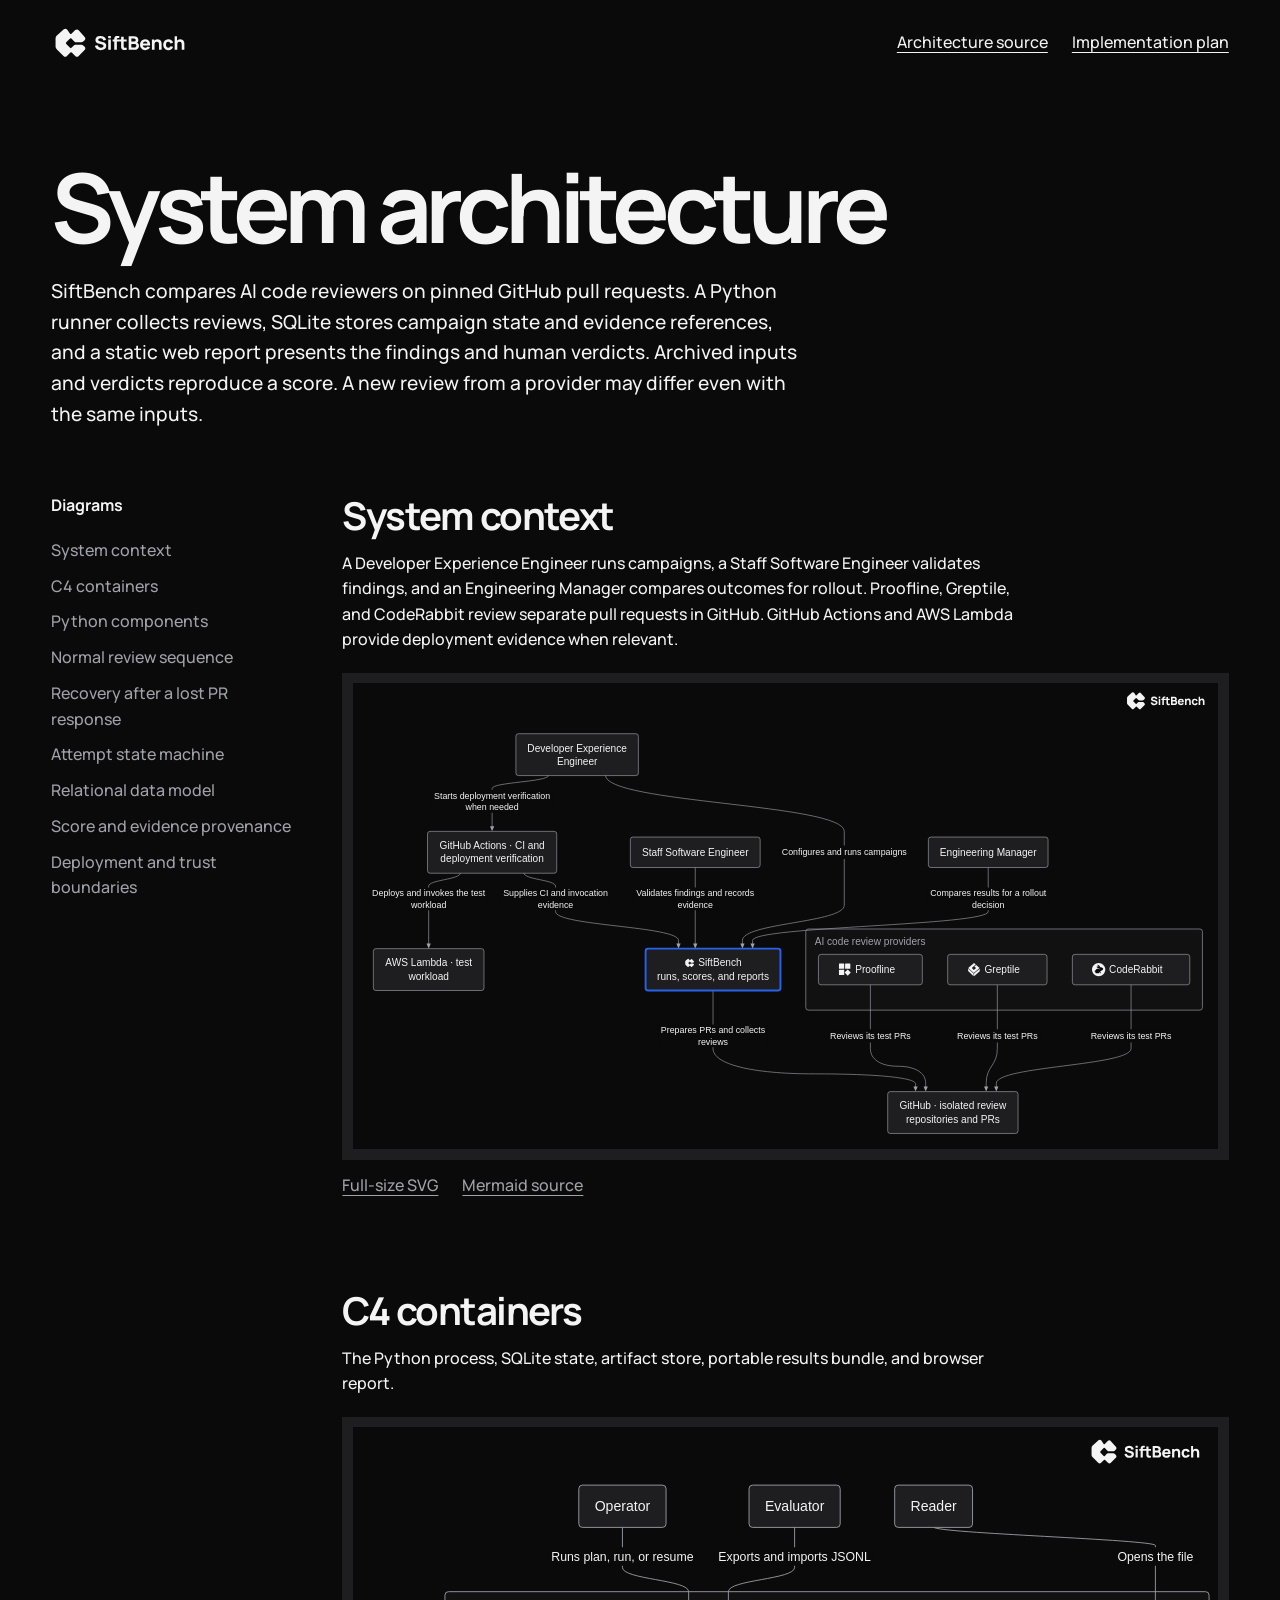
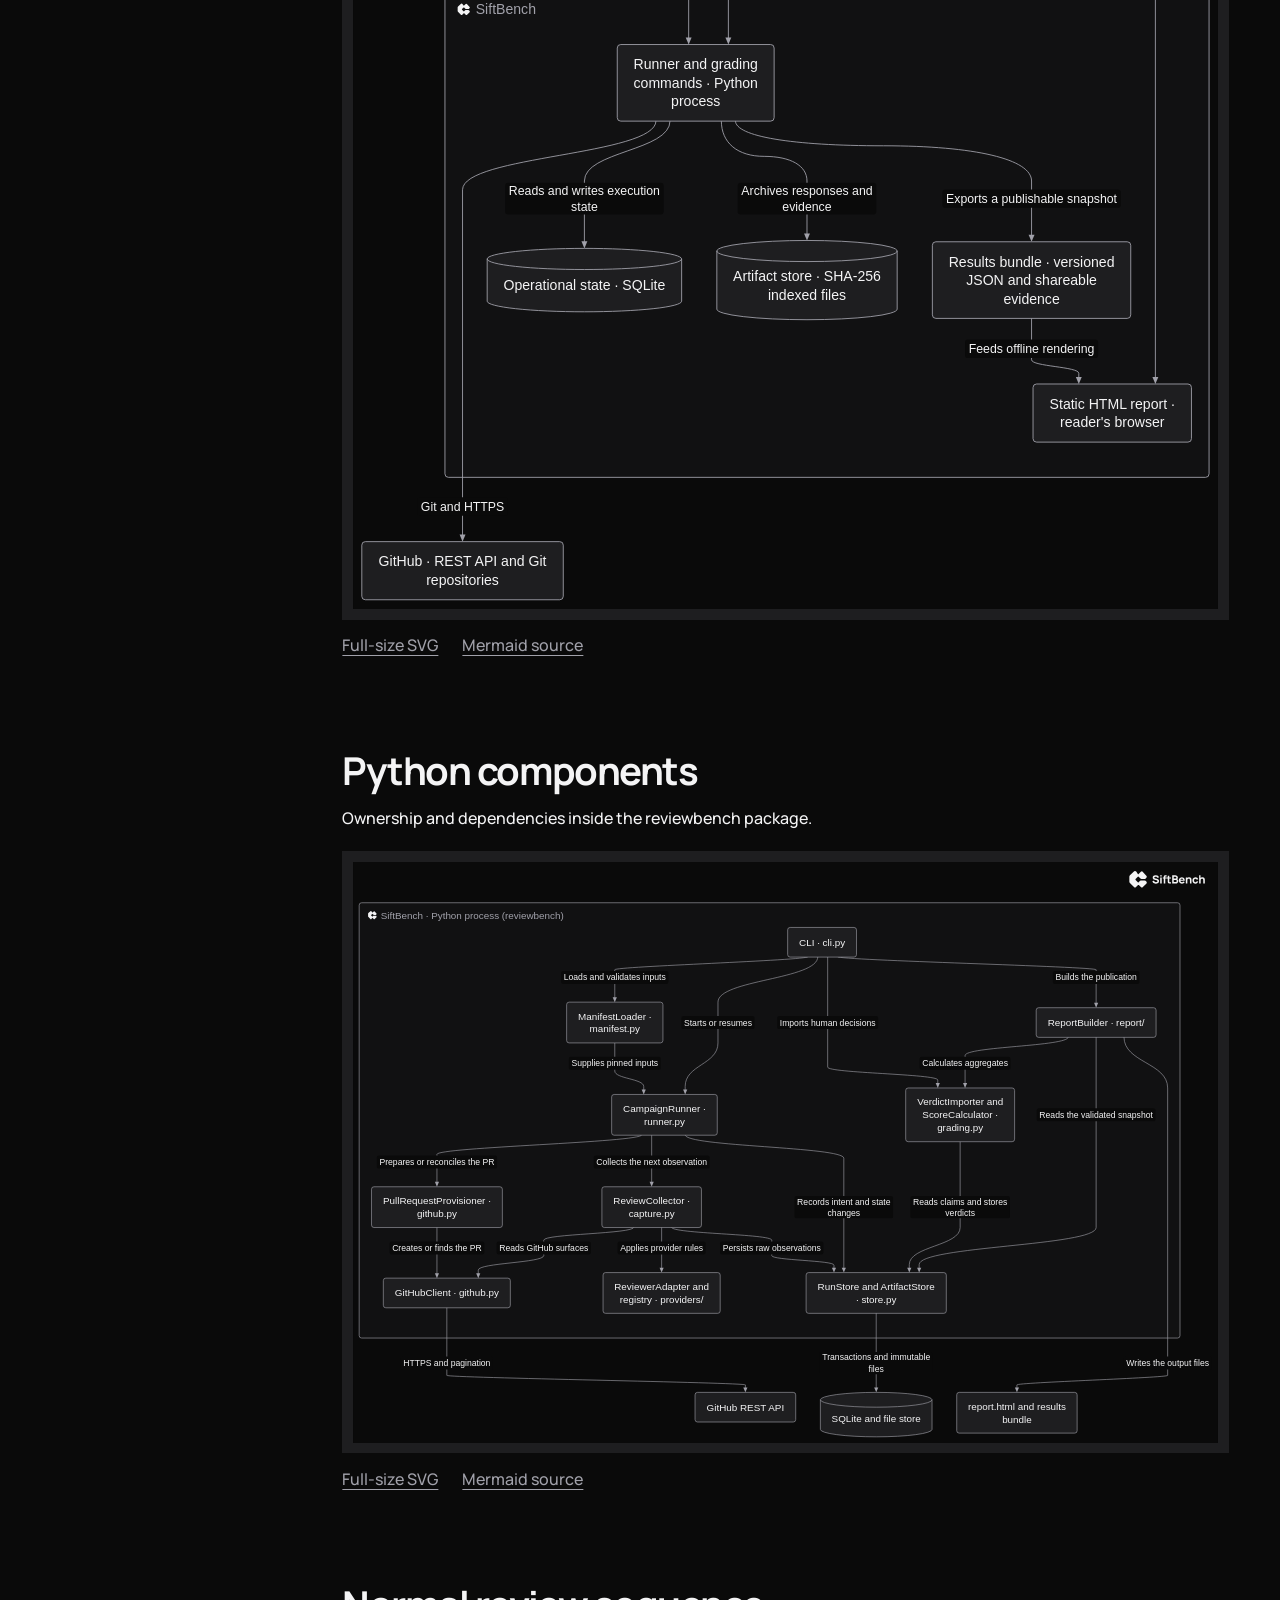
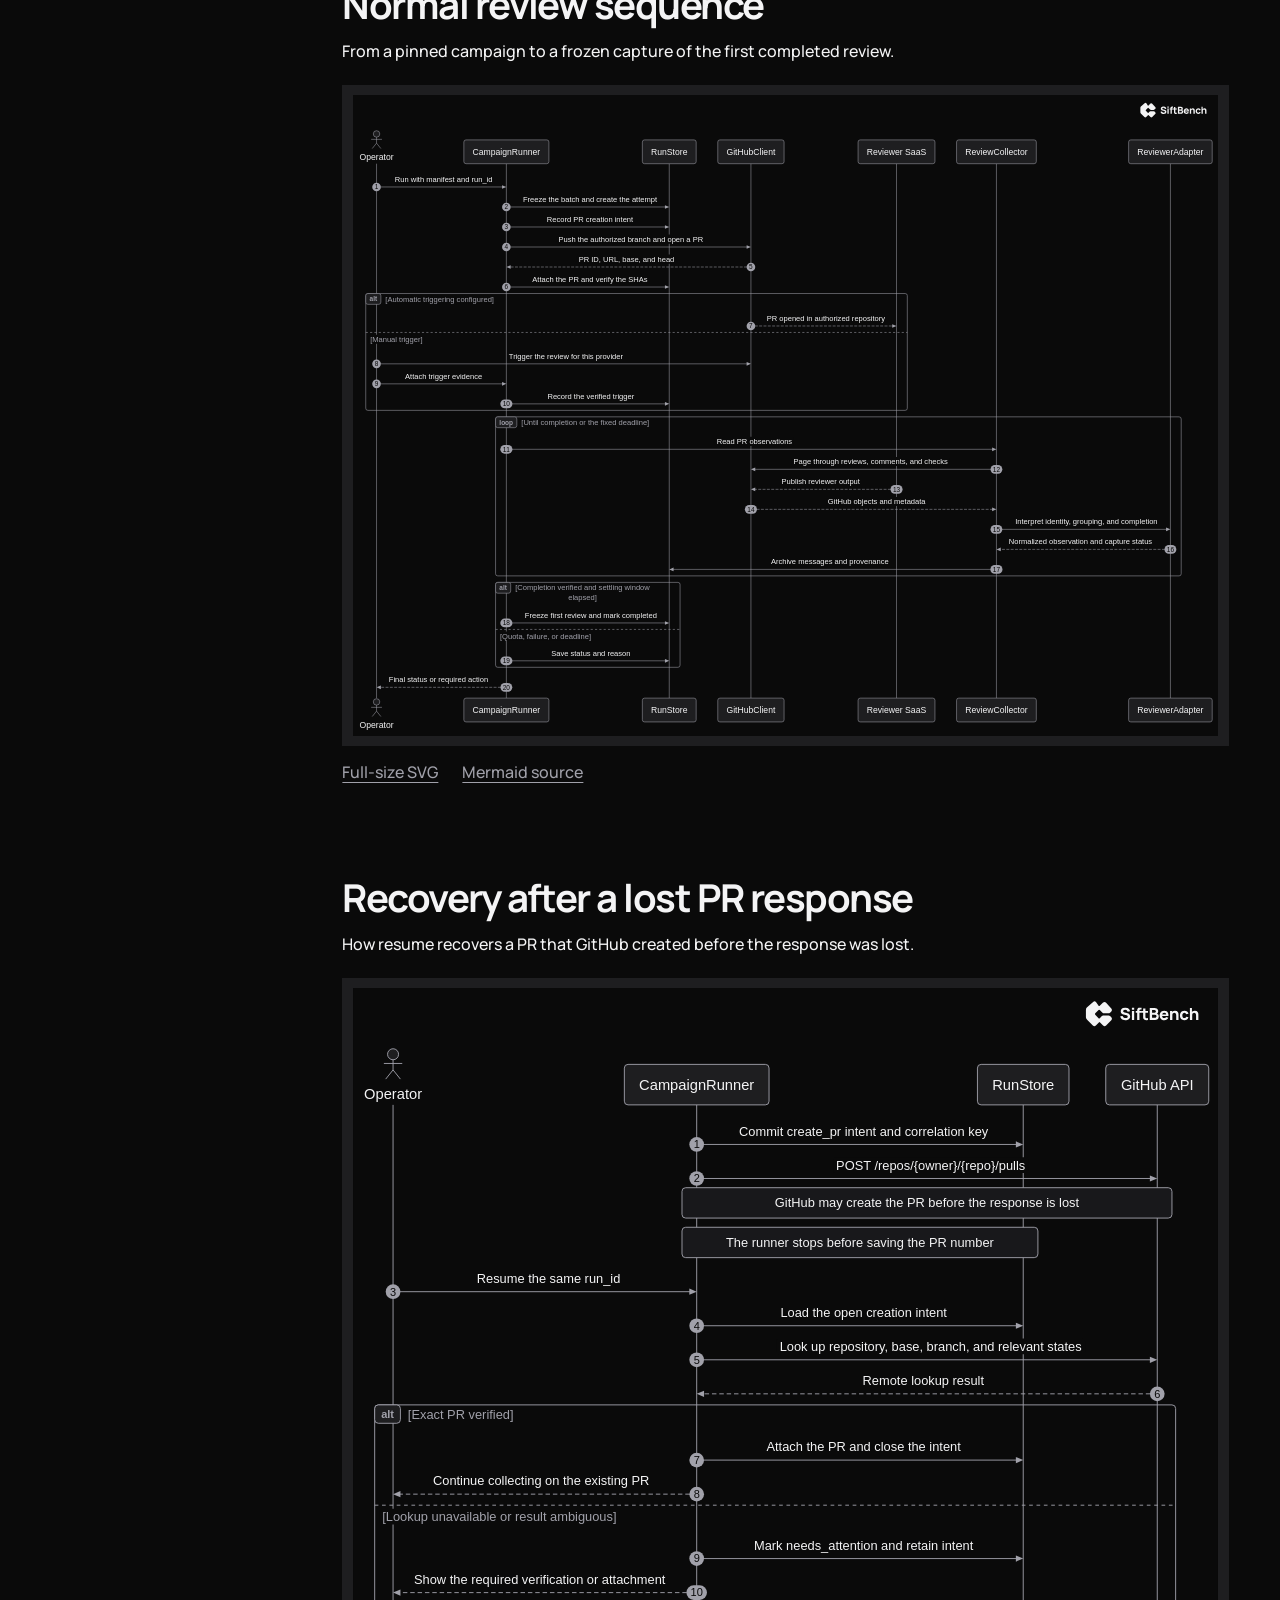
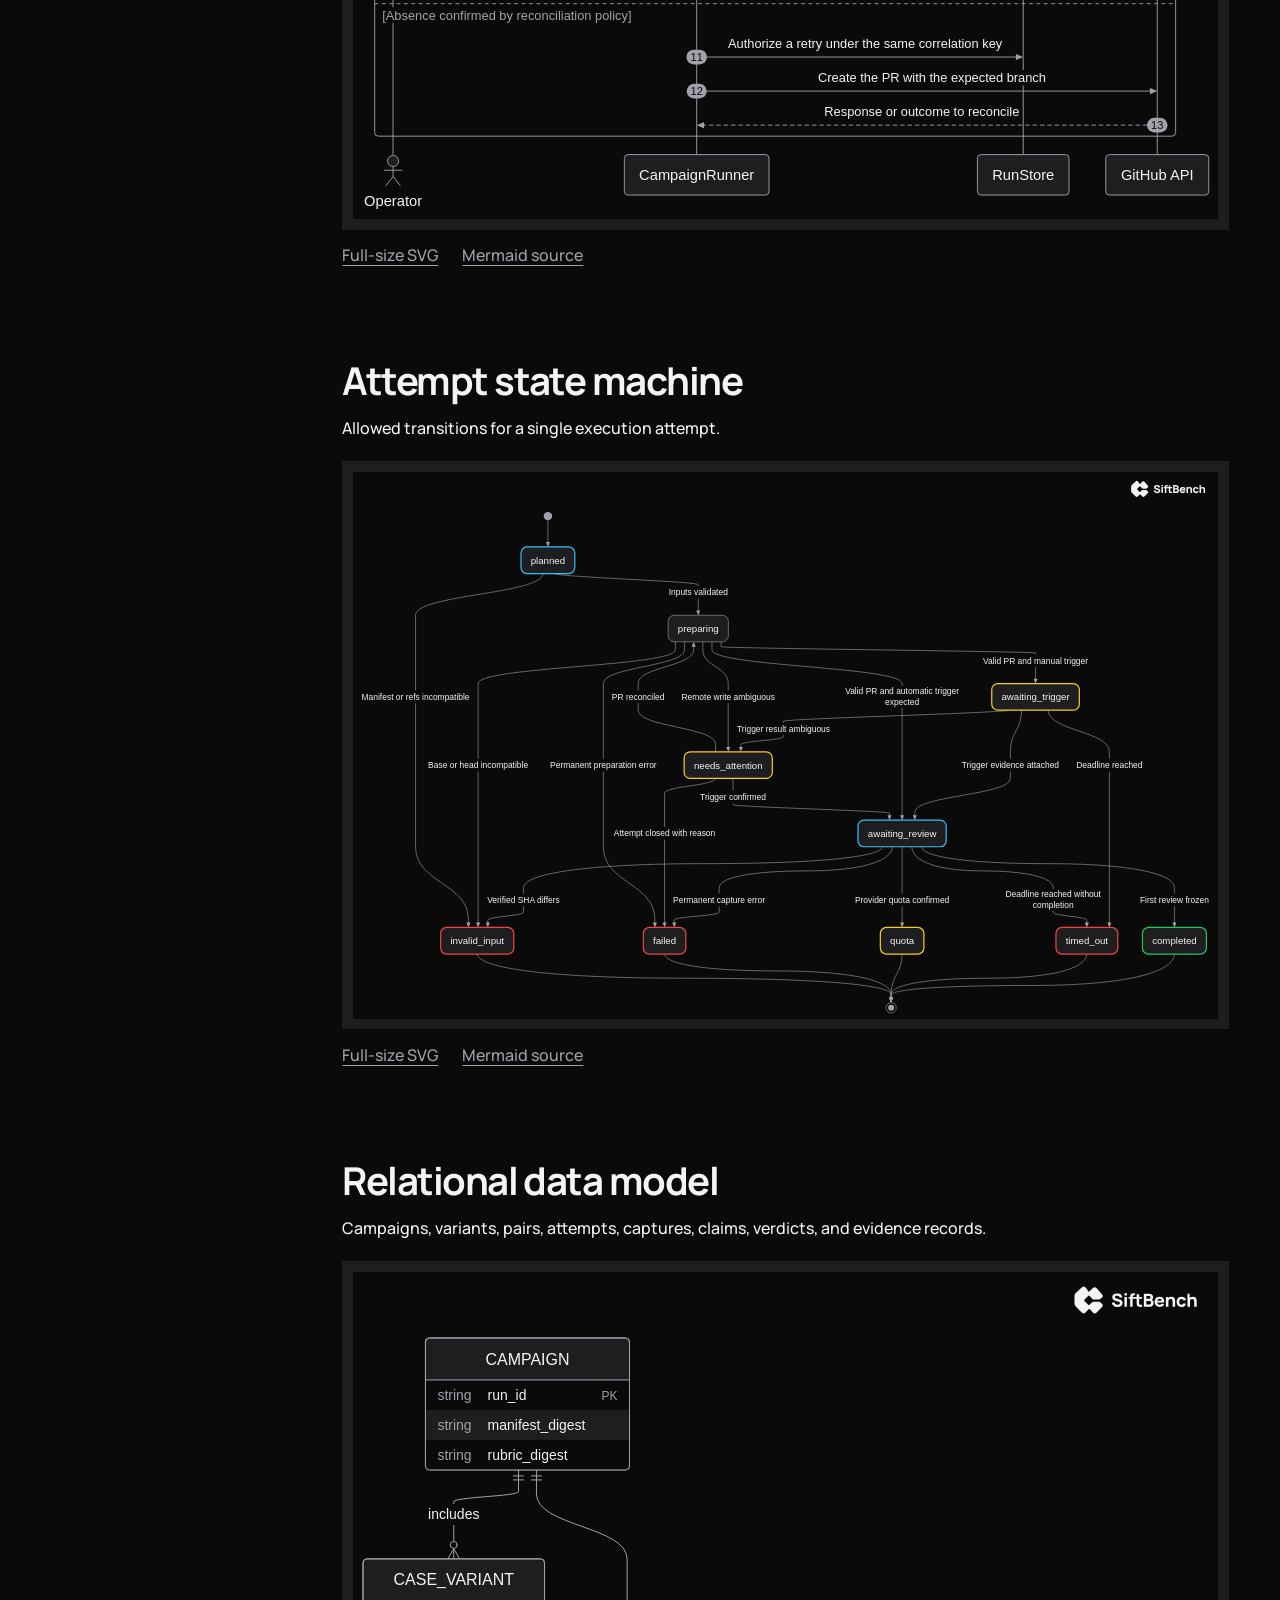
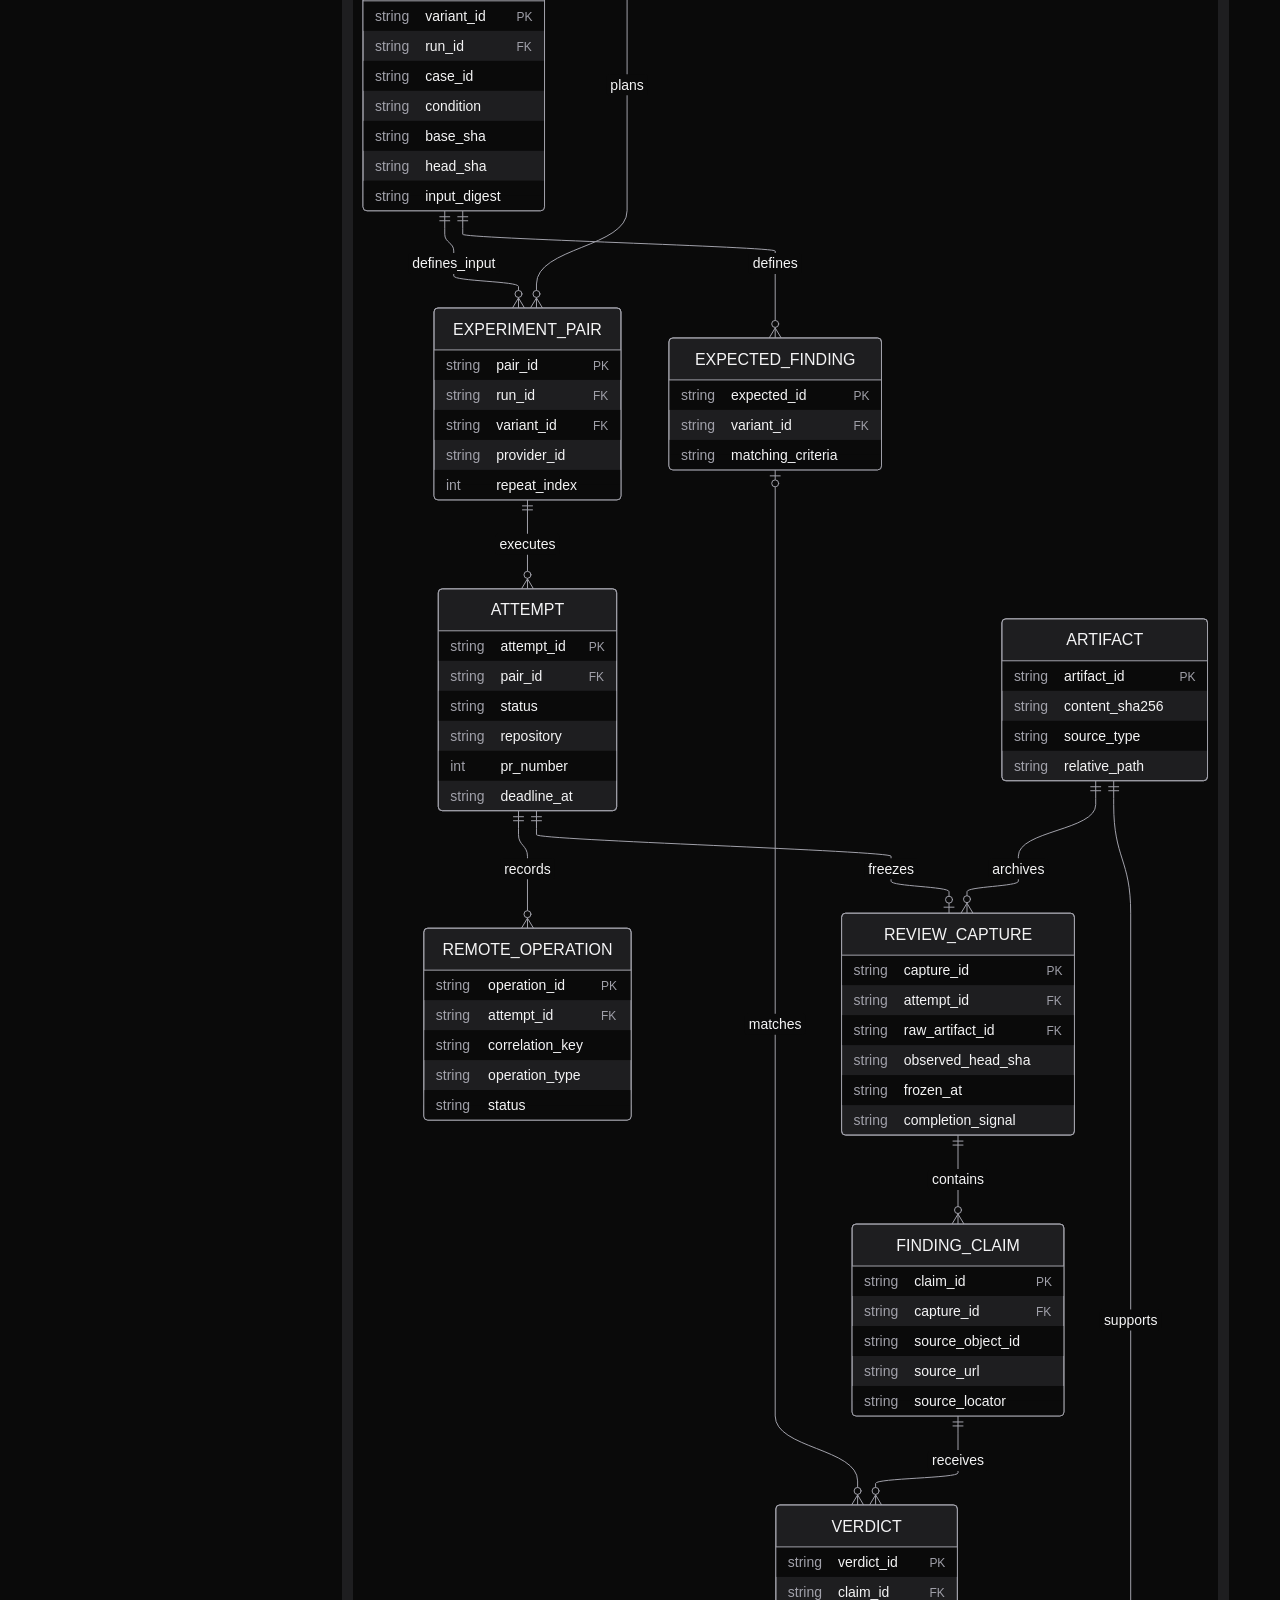
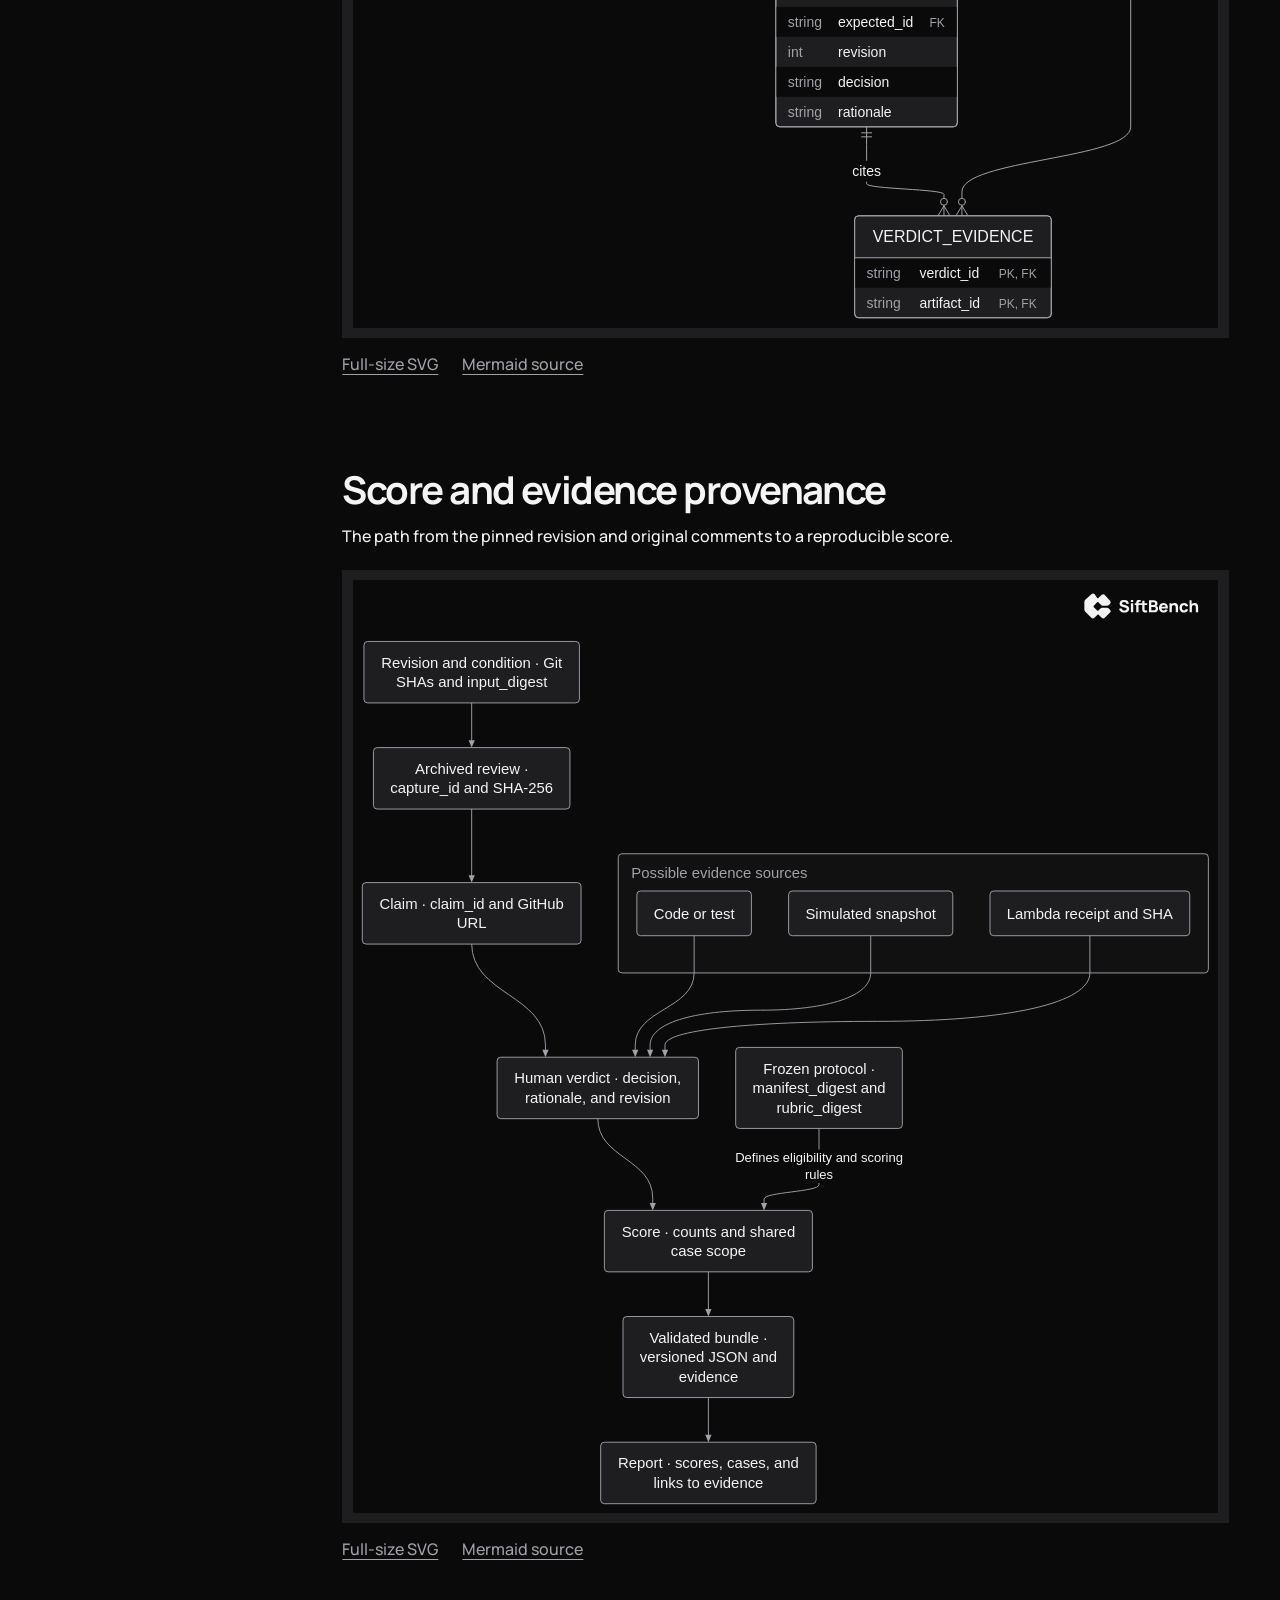
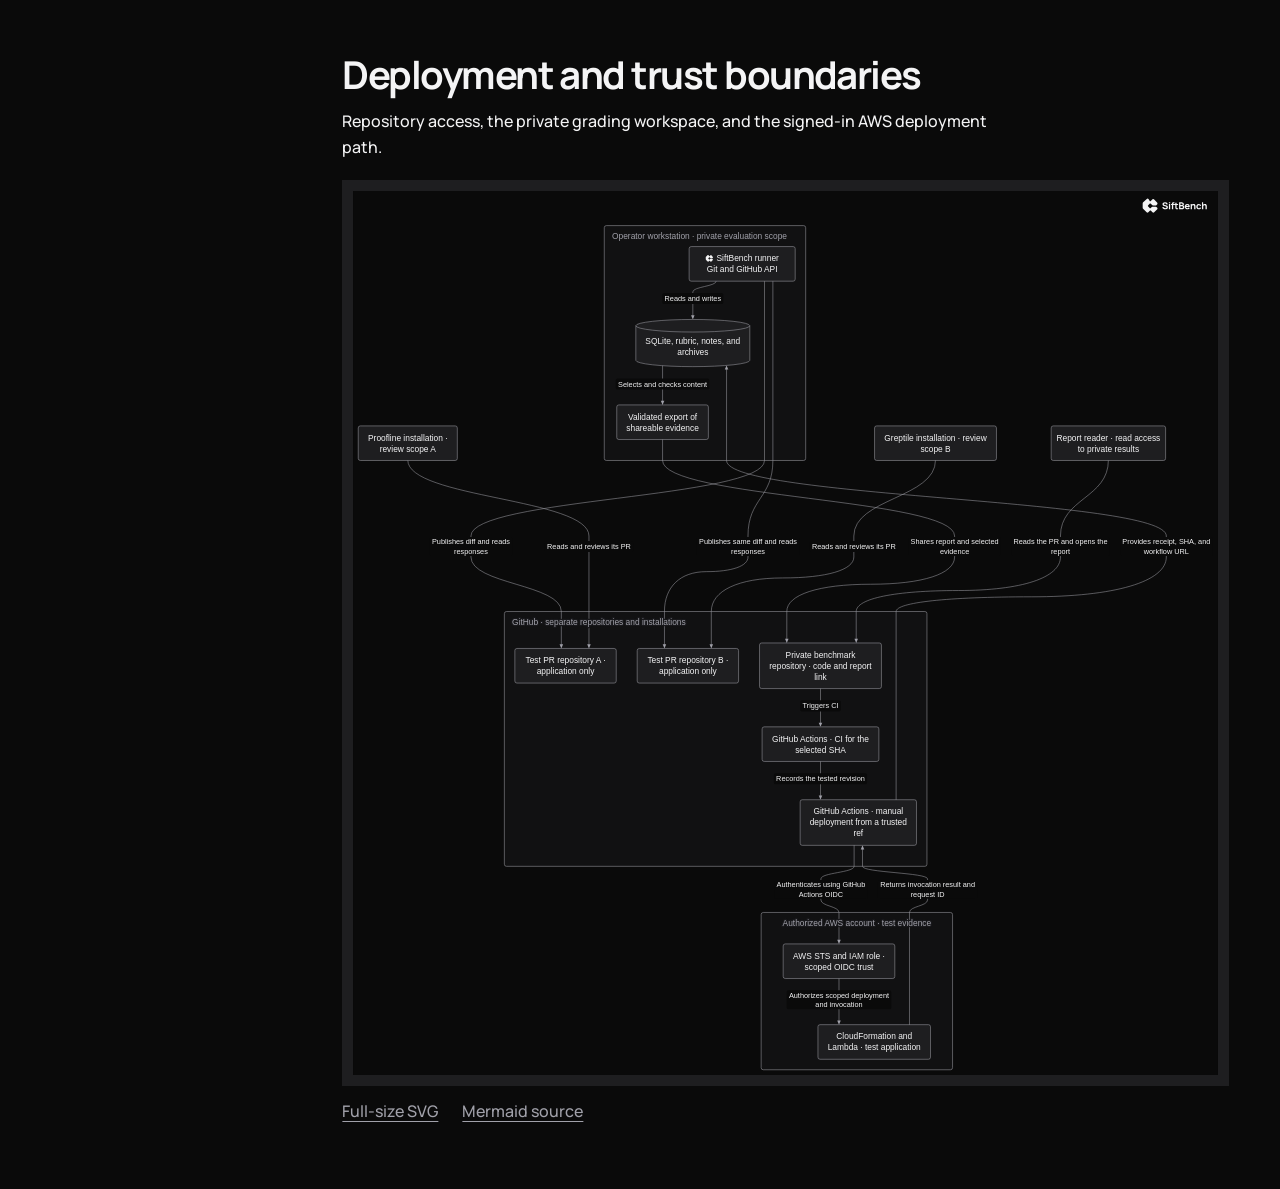
<file: architecture.html>
<!doctype html>
<html lang="en">
<head>
  <meta charset="utf-8">
  <meta name="viewport" content="width=device-width, initial-scale=1">
  <meta name="description" content="System, execution, and evidence diagrams for SiftBench.">
  <title>Architecture | SiftBench</title>
  <link rel="icon" href="assets/brand/favicon.svg" type="image/svg+xml">
  <link rel="stylesheet" href="theme.css">
  <link rel="stylesheet" href="assets/brand/brand.css">
  <style>
    *, *::before, *::after { box-sizing: border-box; }
    html { color-scheme: dark; }
    body { margin: 0; background: var(--background); color: var(--text-primary); font: 500 1rem/1.6 var(--font-sans); }
    .page { max-width: 92rem; margin-inline: auto; padding-inline: clamp(1.125rem, 4vw, 3.5rem); }
    .masthead { display: flex; align-items: center; justify-content: space-between; gap: 1rem 2rem; flex-wrap: wrap; padding-block: 1.5rem; }
    .masthead img { display: block; width: 8.7rem; height: auto; }
    .masthead nav, .resources { display: flex; flex-wrap: wrap; gap: .55rem 1.5rem; }
    a { color: var(--text-primary); text-underline-offset: .25em; }
    a:hover { color: var(--info); }
    :focus-visible { outline: 2px solid var(--info); outline-offset: 4px; }
    .intro { padding-block: clamp(2.3rem, 5.5vw, 4.5rem) clamp(2.6rem, 5vw, 4rem); }
    h1, h2, p { margin: 0; }
    h1 { font-size: clamp(2.6rem, 7.5vw, 6rem); line-height: 1.04; letter-spacing: -.065em; }
    .intro p { max-width: 63ch; margin-top: 1.2rem; font-size: clamp(1rem, 2vw, 1.2rem); }
    .layout { display: grid; grid-template-columns: minmax(11rem, 15rem) minmax(0, 1fr); gap: clamp(1.5rem, 4vw, 4rem); padding-bottom: 4rem; }
    .index { align-self: start; position: sticky; top: 1.25rem; }
    .index h2 { margin-bottom: .85rem; font-size: 1rem; }
    .index ul, .resources { margin: 0; padding: 0; list-style: none; }
    .index a { display: block; padding-block: .32rem; color: var(--text-secondary); text-decoration: none; }
    .index a:hover, .index a:focus-visible { color: var(--text-primary); text-decoration: underline; }
    .index a[aria-current="location"] { color: var(--text-primary); font-weight: 800; }
    section { min-width: 0; scroll-margin-top: 1rem; }
    section + section { margin-top: clamp(3rem, 7vw, 6.25rem); }
    section h2 { font-size: clamp(1.6rem, 3vw, 2.6rem); line-height: 1.18; letter-spacing: -.04em; }
    section p { max-width: 68ch; margin-top: .75rem; }
    .diagram { overflow: auto; margin-top: 1.25rem; background: var(--surface); padding: .65rem; }
    .diagram img { display: block; max-width: 100%; height: auto; margin-inline: auto; }
    a { transition: color 140ms ease, transform 140ms cubic-bezier(.22, 1, .36, 1); }
    .index a:hover, .resources a:hover { transform: translateX(.2rem); }
    .masthead img { transition: transform 200ms cubic-bezier(.22, 1, .36, 1); }
    .masthead img:hover { transform: scale(1.04); }
    .diagram { transition: border-color 200ms ease; }
    .diagram img { transition: transform 300ms cubic-bezier(.22, 1, .36, 1); }
    .diagram:hover img { transform: scale(1.01); }
    @keyframes rise { from { opacity: 0; transform: translateY(.6rem); } to { opacity: 1; transform: none; } }
    .intro, section { animation: rise 420ms cubic-bezier(.22, 1, .36, 1) backwards; }
    @media (prefers-reduced-motion: reduce) { *, *::before, *::after { animation: none !important; transition: none !important; } }
    .resources { margin-top: .85rem; }
    .resources a { color: var(--text-secondary); }
    .resources a:hover { color: var(--text-primary); }
    @media (max-width: 760px) {
      .layout { grid-template-columns: minmax(0, 1fr); gap: 2rem; }
      .index { position: static; }
      .index ul { display: grid; grid-template-columns: repeat(2, minmax(0, 1fr)); gap: 0 .8rem; }
    }
  </style>
</head>
<body>
  <div class="page">
    <header class="masthead">
      <a href="#top"><img src="assets/brand/logo-on-dark.svg" width="139" height="38" alt="SiftBench"></a>
      <nav aria-label="Project documents">
        <a href="ARCHITECTURE.md">Architecture source</a>
        <a href="PLAN.md">Implementation plan</a>
      </nav>
    </header>
    <main id="top">
      <header class="intro">
        <h1>System architecture</h1>
        <p>SiftBench compares AI code reviewers on pinned GitHub pull requests. A Python runner collects reviews, SQLite stores campaign state and evidence references, and a static web report presents the findings and human verdicts. Archived inputs and verdicts reproduce a score. A new review from a provider may differ even with the same inputs.</p>
      </header>
      <div class="layout">
        <nav class="index" aria-labelledby="index-title">
          <h2 id="index-title">Diagrams</h2>
          <ul>
          <li><a href="#diagram-01">System context</a></li>
          <li><a href="#diagram-02">C4 containers</a></li>
          <li><a href="#diagram-03">Python components</a></li>
          <li><a href="#diagram-04">Normal review sequence</a></li>
          <li><a href="#diagram-05">Recovery after a lost PR response</a></li>
          <li><a href="#diagram-06">Attempt state machine</a></li>
          <li><a href="#diagram-07">Relational data model</a></li>
          <li><a href="#diagram-08">Score and evidence provenance</a></li>
          <li><a href="#diagram-09">Deployment and trust boundaries</a></li>
          </ul>
        </nav>
        <div>
      <section id="diagram-01" aria-labelledby="heading-01">
        <h2 id="heading-01">System context</h2>
        <p id="description-01">A Developer Experience Engineer runs campaigns, a Staff Software Engineer validates findings, and an Engineering Manager compares outcomes for rollout. Proofline, Greptile, and CodeRabbit review separate pull requests in GitHub. GitHub Actions and AWS Lambda provide deployment evidence when relevant.</p>
        <div class="diagram" tabindex="0" role="region" aria-label="System context diagram">
          <img decoding="async" src="diagrams/01-system-context.svg" width="1366" height="735" alt="A Developer Experience Engineer runs campaigns, a Staff Software Engineer validates findings, and an Engineering Manager compares outcomes for rollout. Proofline, Greptile, and CodeRabbit review separate pull requests in GitHub. GitHub Actions and AWS Lambda provide deployment evidence when relevant.">
        </div>
        <ul class="resources" aria-label="System context resources">
          <li><a href="diagrams/01-system-context.svg">Full-size SVG</a></li>
          <li><a href="diagrams/01-system-context.mmd">Mermaid source</a></li>
        </ul>
      </section>
      <section id="diagram-02" aria-labelledby="heading-02">
        <h2 id="heading-02">C4 containers</h2>
        <p id="description-02">The Python process, SQLite state, artifact store, portable results bundle, and browser report.</p>
        <div class="diagram" tabindex="0" role="region" aria-label="C4 containers diagram">
          <img decoding="async" src="diagrams/02-c4-containers.svg" width="983" height="888" alt="The Python process, SQLite state, artifact store, portable results bundle, and browser report.">
        </div>
        <ul class="resources" aria-label="C4 containers resources">
          <li><a href="diagrams/02-c4-containers.svg">Full-size SVG</a></li>
          <li><a href="diagrams/02-c4-containers.mmd">Mermaid source</a></li>
        </ul>
      </section>
      <section id="diagram-03" aria-labelledby="heading-03">
        <h2 id="heading-03">Python components</h2>
        <p id="description-03">Ownership and dependencies inside the reviewbench package.</p>
        <div class="diagram" tabindex="0" role="region" aria-label="Python components diagram">
          <img decoding="async" src="diagrams/03-python-components.svg" width="1402" height="941" alt="Ownership and dependencies inside the reviewbench package.">
        </div>
        <ul class="resources" aria-label="Python components resources">
          <li><a href="diagrams/03-python-components.svg">Full-size SVG</a></li>
          <li><a href="diagrams/03-python-components.mmd">Mermaid source</a></li>
        </ul>
      </section>
      <section id="diagram-04" aria-labelledby="heading-04">
        <h2 id="heading-04">Normal review sequence</h2>
        <p id="description-04">From a pinned campaign to a frozen capture of the first completed review.</p>
        <div class="diagram" tabindex="0" role="region" aria-label="Normal review sequence diagram">
          <img decoding="async" src="diagrams/04-normal-review-sequence.svg" width="1601" height="1185" alt="From a pinned campaign to a frozen capture of the first completed review.">
        </div>
        <ul class="resources" aria-label="Normal review sequence resources">
          <li><a href="diagrams/04-normal-review-sequence.svg">Full-size SVG</a></li>
          <li><a href="diagrams/04-normal-review-sequence.mmd">Mermaid source</a></li>
        </ul>
      </section>
      <section id="diagram-05" aria-labelledby="heading-05">
        <h2 id="heading-05">Recovery after a lost PR response</h2>
        <p id="description-05">How resume recovers a PR that GitHub created before the response was lost.</p>
        <div class="diagram" tabindex="0" role="region" aria-label="Recovery after a lost PR response diagram">
          <img decoding="async" src="diagrams/05-recovery-after-a-lost-pr-response.svg" width="941" height="903" alt="How resume recovers a PR that GitHub created before the response was lost.">
        </div>
        <ul class="resources" aria-label="Recovery after a lost PR response resources">
          <li><a href="diagrams/05-recovery-after-a-lost-pr-response.svg">Full-size SVG</a></li>
          <li><a href="diagrams/05-recovery-after-a-lost-pr-response.mmd">Mermaid source</a></li>
        </ul>
      </section>
      <section id="diagram-06" aria-labelledby="heading-06">
        <h2 id="heading-06">Attempt state machine</h2>
        <p id="description-06">Allowed transitions for a single execution attempt.</p>
        <div class="diagram" tabindex="0" role="region" aria-label="Attempt state machine diagram">
          <img decoding="async" src="diagrams/06-attempt-state-machine.svg" width="1431" height="905" alt="Allowed transitions for a single execution attempt.">
        </div>
        <ul class="resources" aria-label="Attempt state machine resources">
          <li><a href="diagrams/06-attempt-state-machine.svg">Full-size SVG</a></li>
          <li><a href="diagrams/06-attempt-state-machine.mmd">Mermaid source</a></li>
        </ul>
      </section>
      <section id="diagram-07" aria-labelledby="heading-07">
        <h2 id="heading-07">Relational data model</h2>
        <p id="description-07">Campaigns, variants, pairs, attempts, captures, claims, verdicts, and evidence records.</p>
        <div class="diagram" tabindex="0" role="region" aria-label="Relational data model diagram">
          <img decoding="async" src="diagrams/07-relational-data-model.svg" width="866" height="2257" alt="Campaigns, variants, pairs, attempts, captures, claims, verdicts, and evidence records.">
        </div>
        <ul class="resources" aria-label="Relational data model resources">
          <li><a href="diagrams/07-relational-data-model.svg">Full-size SVG</a></li>
          <li><a href="diagrams/07-relational-data-model.mmd">Mermaid source</a></li>
        </ul>
      </section>
      <section id="diagram-08" aria-labelledby="heading-08">
        <h2 id="heading-08">Score and evidence provenance</h2>
        <p id="description-08">The path from the pinned revision and original comments to a reproducible score.</p>
        <div class="diagram" tabindex="0" role="region" aria-label="Score and evidence provenance diagram">
          <img decoding="async" src="diagrams/08-score-and-evidence-provenance.svg" width="930" height="1002" alt="The path from the pinned revision and original comments to a reproducible score.">
        </div>
        <ul class="resources" aria-label="Score and evidence provenance resources">
          <li><a href="diagrams/08-score-and-evidence-provenance.svg">Full-size SVG</a></li>
          <li><a href="diagrams/08-score-and-evidence-provenance.mmd">Mermaid source</a></li>
        </ul>
      </section>
      <section id="diagram-09" aria-labelledby="heading-09">
        <h2 id="heading-09">Deployment and trust boundaries</h2>
        <p id="description-09">Repository access, the private grading workspace, and the signed-in AWS deployment path.</p>
        <div class="diagram" tabindex="0" role="region" aria-label="Deployment and trust boundaries diagram">
          <img decoding="async" src="diagrams/09-deployment-and-trust-boundaries.svg" width="1650" height="1686" alt="Repository access, the private grading workspace, and the signed-in AWS deployment path.">
        </div>
        <ul class="resources" aria-label="Deployment and trust boundaries resources">
          <li><a href="diagrams/09-deployment-and-trust-boundaries.svg">Full-size SVG</a></li>
          <li><a href="diagrams/09-deployment-and-trust-boundaries.mmd">Mermaid source</a></li>
        </ul>
      </section>
        </div>
      </div>
    </main>
  </div>
  <script>
    const diagramLinks = document.querySelectorAll('.index a');
    function markDiagram() {
      for (const link of diagramLinks) {
        if (link.hash === location.hash) link.setAttribute('aria-current', 'location');
        else link.removeAttribute('aria-current');
      }
    }
    addEventListener('hashchange', markDiagram);
    markDiagram();
  </script>
</body>
</html>
</file>
<file: theme.css>
:root {
  --info: #38BDF8;
  --error: #EF4444;
  --accent: #2563EB;
  --border: #27272A;
  --primary: #000000;
  --success: #22C55E;
  --surface: #1E1E20;
  --warning: #FACC15;
  --secondary: #18181B;
  --text-muted: #52525B;
  --background: #0A0A0A;
  --text-primary: #F4F4F5;
  --text-secondary: #A1A1AA;
}
</file>
<file: assets/brand/brand.css>
@font-face {
  font-family: Manrope;
  src: url("./manrope-latin.woff2") format("woff2");
  font-style: normal;
  font-weight: 200 800;
  font-display: swap;
}

:root {
  --font-sans: Manrope, system-ui, sans-serif;
}
</file>
